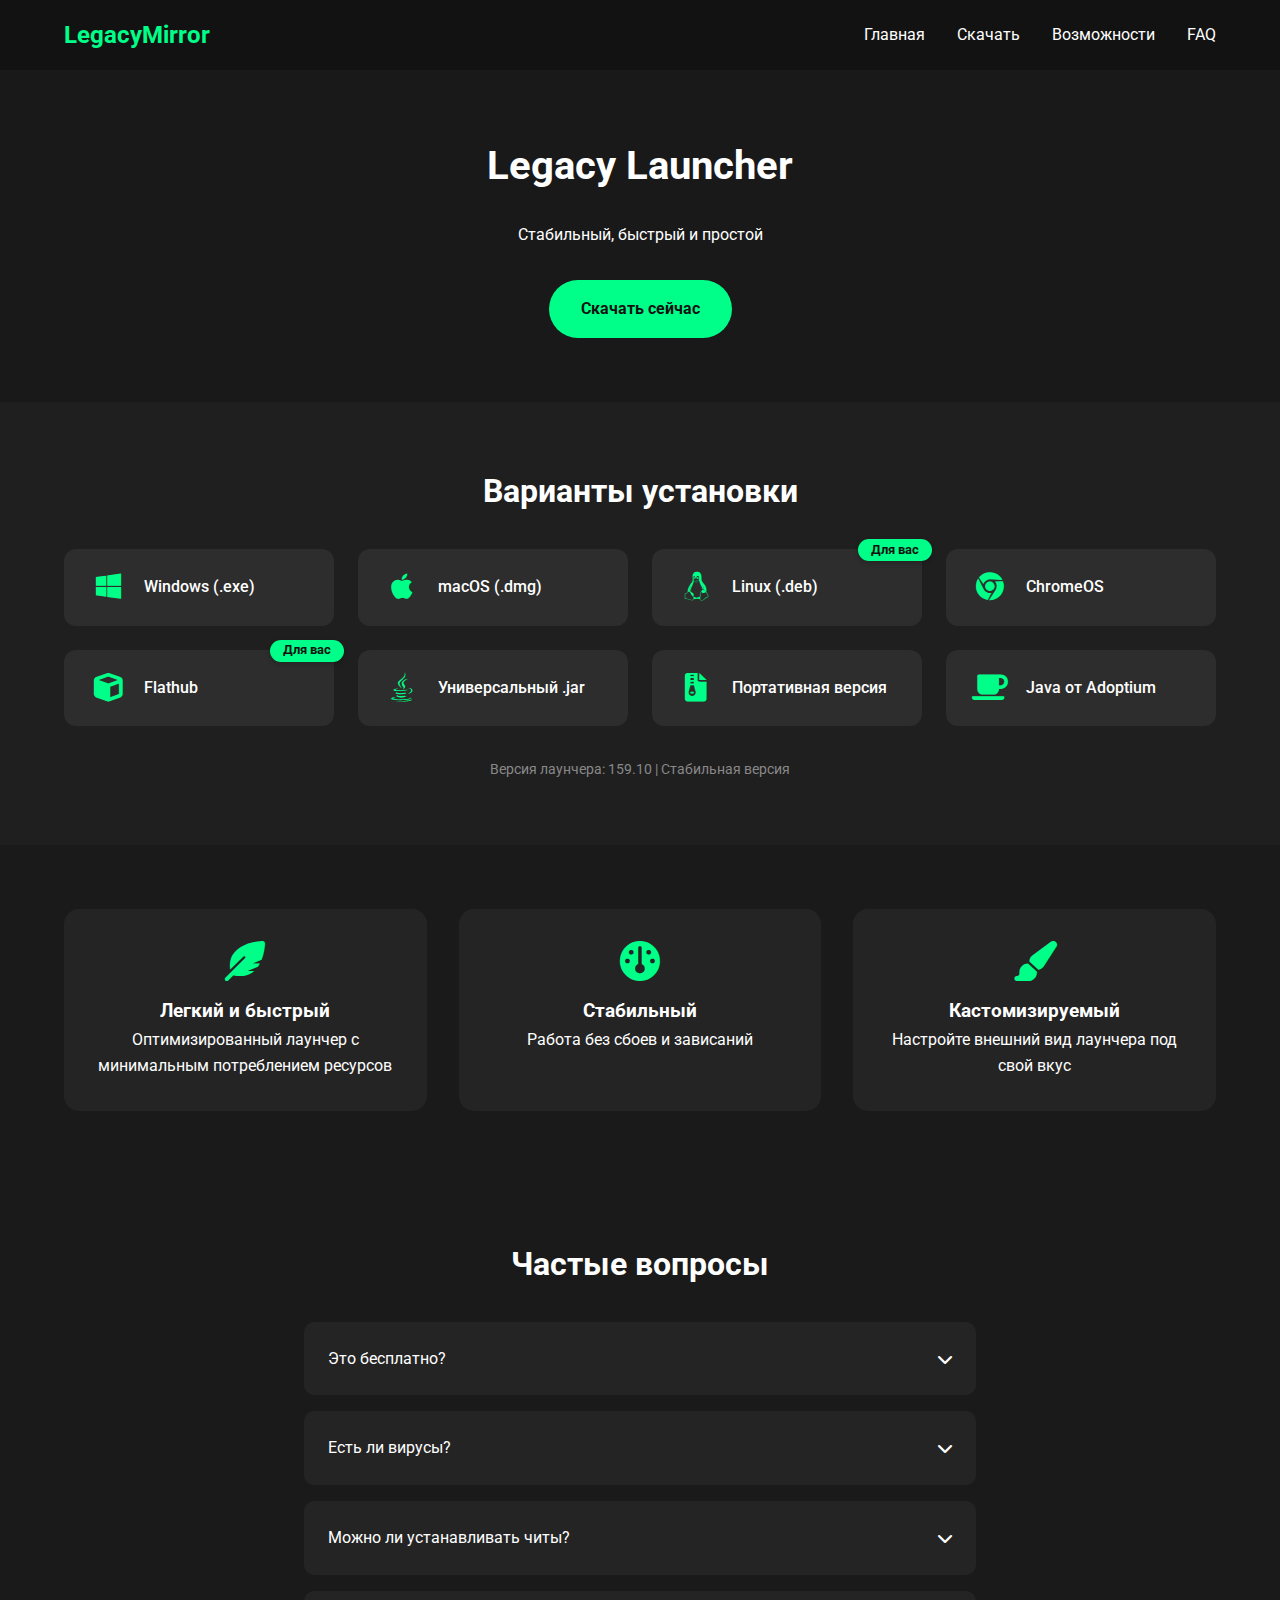
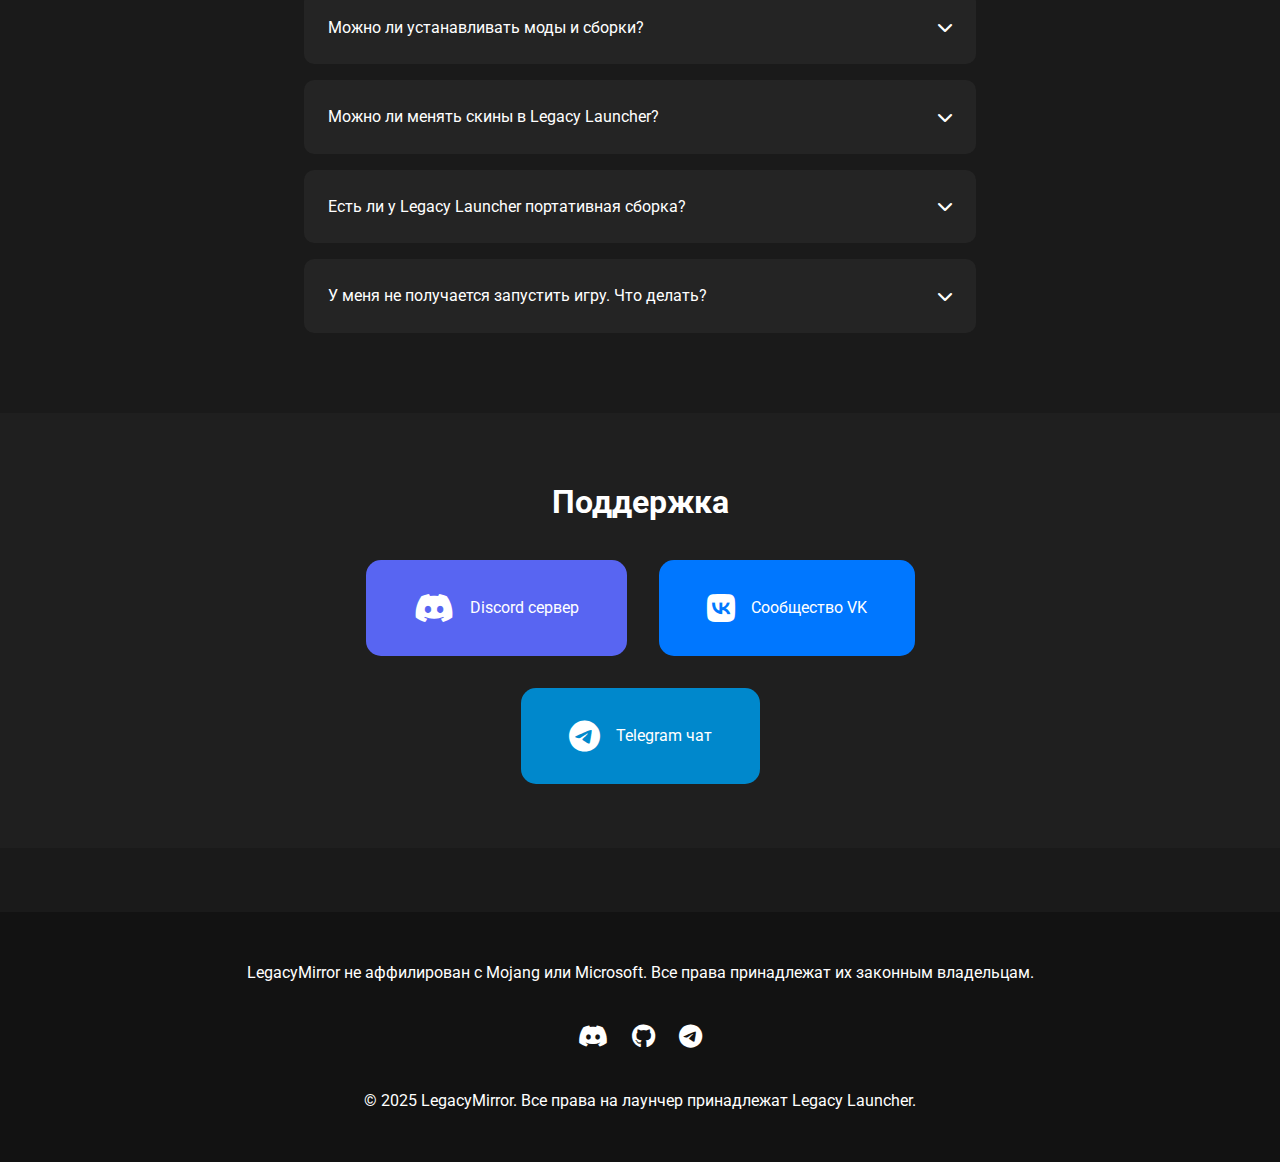
<file: index.html>
<!DOCTYPE html>
<html lang="ru">
<head>
    <meta charset="UTF-8">
    <meta name="viewport" content="width=device-width, initial-scale=1.0">
    <title>Legacy Launcher Mirror - Легендарный лаунчер Minecraft</title>
    <link href="https://fonts.googleapis.com/css2?family=Roboto:wght@400;500;700&display=swap" rel="stylesheet">
    <link rel="stylesheet" href="https://cdnjs.cloudflare.com/ajax/libs/font-awesome/6.0.0/css/all.min.css">
<meta property="og:title" content="Legacy Mirror">
<link rel="icon" type="image/x-icon" href="assets/favicon.png">
<meta property="og:description" content="Неофициальное зеркало самого быстрого и безопасного лаунчера.">
<meta property="og:type" content="article">
<meta property="og:url" content="https://bummy1337.github.io/legacylauncher">
<meta property="og:image" content="https://raw.githubusercontent.com/bUmmy1337/legacylauncher/refs/heads/main/assets/image.png">
<meta property="og:image:type" content="image/png">
<meta property="og:image:width" content="1200">
<meta property="og:image:height" content="630">
    <style>
        * {
            margin: 0;
            padding: 0;
            box-sizing: border-box;
            font-family: 'Roboto', sans-serif;
        }

        body {
            background: #1a1a1a;
            color: #ffffff;
            line-height: 1.6;
        }

        .navbar {
            background: #121212;
            padding: 1rem 5%;
            display: flex;
            justify-content: space-between;
            align-items: center;
            position: sticky;
            top: 0;
            z-index: 1000;
        }
        .your-platform {
    background: #00ff88;
    color: #121212;
    padding: 0.3rem 0.8rem;
    border-radius: 12px; /* Совпадает с радиусом кнопок */
    font-size: 0.8rem;
    font-weight: bold;
    white-space: nowrap;
    position: absolute;
    top: -10px;
    right: -10px;
    width: max-content; /* Фиксированная ширина по содержимому */
    min-width: 70px; /* Минимальная ширина плашки */
    text-align: center;
    box-shadow: 0 2px 5px rgba(0,0,0,0.2);
    line-height: 1;
    transform: none; /* Убираем лишние трансформации */
}

    .platform-btn span {
    display: inline-flex;
    align-items: center;
    gap: 0.5rem;
    position: relative;
    z-index: 2;
}
    
    .unsupported-message {
    background: #ff444433;
    border: 2px solid #ff4444;
    padding: 2rem;
    border-radius: 10px;
    text-align: center;
    margin: 2rem 0;
    color: #ff4444;
    display: flex;
    flex-direction: column;
    align-items: center;
}

.unsupported-message i {
    font-size: 2rem;
    margin-bottom: 1rem;
}
.unsupported-message h3 {
    font-size: 1.5rem;
    margin-bottom: 1rem;
    font-weight: bold;
}

.unsupported-message p {
    margin: 0;
    font-size: 1rem;
}

        .logo {
            font-size: 1.5rem;
            font-weight: 700;
            color: #00ff88;
        }

        .nav-links {
            display: flex;
            gap: 2rem;
        }

        .nav-links a {
            color: #ffffff;
            text-decoration: none;
            transition: color 0.3s;
        }

        .nav-links a:hover {
            color: #00ff88;
        }

       /* Добавляем стили в секцию .hero */
    .hero {
        position: relative;
        padding: 4rem 5%;
        text-align: center;
        overflow: hidden;
    }

    .hero::before {
        content: '';
        position: absolute;
        top: 0;
        left: 0;
        width: 100%;
        height: 100%;
        background: url('https://raw.githubusercontent.com/bUmmy1337/legacylauncher/refs/heads/main/assets/2oWRE9h.png') center/cover;
        filter: blur(8px);
        z-index: -1;
    }

    .hero::after {
        content: '';
        position: absolute;
        top: 0;
        left: 0;
        width: 100%;
        height: 100%;
        background: rgba(26, 26, 26, 0.85);
        z-index: -1;
    }

        .hero h1 {
            font-size: 2.5rem;
            margin-bottom: 1.5rem;
        }

        .download-btn {
            background: #00ff88;
            color: #121212;
            padding: 1rem 2rem;
            border-radius: 50px;
            text-decoration: none;
            font-weight: 700;
            transition: transform 0.3s;
            display: inline-block;
            margin-top: 2rem;
        }

        .download-btn:hover {
            transform: scale(1.05);
        }

        .features {
            padding: 4rem 5%;
            display: grid;
            grid-template-columns: repeat(auto-fit, minmax(300px, 1fr));
            gap: 2rem;
        }

        .feature-card {
            background: #242424;
            padding: 2rem;
            border-radius: 15px;
            text-align: center;
        }

        .feature-icon {
            font-size: 2.5rem;
            color: #00ff88;
            margin-bottom: 1rem;
        }

.faq {
    padding: 4rem 5%;
    max-width: 800px;
    margin: 0 auto;
}

.faq h2 {
    text-align: center;
    margin-bottom: 2rem;
    font-size: 2rem;
}

.faq-item {
    background: #242424;
    margin-bottom: 1rem;
    border-radius: 10px;
    overflow: hidden;
}

.faq-question {
    padding: 1.5rem;
    cursor: pointer;
    display: flex;
    justify-content: space-between;
    align-items: center;
    gap: 1rem;
}

.faq-question span {
    flex-grow: 1;
    text-align: left;
}

.faq-answer {
    padding: 0;
    max-height: 0;
    overflow: hidden;
    transition: all 0.0s ease-out;
    visibility: hidden;
    opacity: 0;
}

.faq-answer.active {
    padding: 0 1.5rem 1.5rem;
    max-height: 500px; /* Достаточно для большинства ответов */
    visibility: visible;
    opacity: 1;
}

.faq-question i {
    transition: transform 0.0s;
    flex-shrink: 0;
    margin-left: 0.5rem;
}

.faq-answer p {
    margin-bottom: 1rem;
}

.faq-answer p:last-child {
    margin-bottom: 0;
}


        footer {
            background: #121212;
            padding: 3rem 5%;
            text-align: center;
            margin-top: 4rem;
        }

        .social-links {
            margin-top: 2rem;
            display: flex;
            justify-content: center;
            gap: 1.5rem;
        }

        .social-links a {
            color: #ffffff;
            font-size: 1.5rem;
            transition: color 0.3s;
        }

        .social-links a:hover {
            color: #00ff88;
        }

        @media (max-width: 768px) {
            .nav-links {
                display: none;
            }
            
            .hero h1 {
                font-size: 2rem;
            }
        }
    </style>
</head>
<body>
    <nav class="navbar">
        <div class="logo">LegacyMirror</div>
        <div class="nav-links">
            <a href="#home">Главная</a>
            <a href="#download">Скачать</a>
            <a href="#features">Возможности</a>
            <a href="#faq">FAQ</a>
        </div>
    </nav>

    <section class="hero" id="home">
        <h1>Legacy Launcher</h1>
        <p>Стабильный, быстрый и простой</p>
        <a href="#download" class="download-btn">Скачать сейчас</a>
    </section>
<section class="download" id="download">
    <h2>Варианты установки</h2>
    <div class="download-grid">
        <a href="https://github.com/bUmmy1337/legacylauncher/releases/download/launcher/LegacyLauncher_Installer_legacy.exe" class="platform-btn" data-os="windows">
            <i class="fab fa-windows"></i>
            <span>Windows (.exe)</span>
        </a>
        <a href="https://github.com/bUmmy1337/legacylauncher/releases/download/launcher/TL_legacy.dmg" class="platform-btn" data-os="macos">
            <i class="fab fa-apple"></i>
            <span>macOS (.dmg)</span>
        </a>
        <a href="https://github.com/bUmmy1337/legacylauncher/releases/download/launcher/TL_legacy.deb" class="platform-btn" data-os="linux">
            <i class="fab fa-linux"></i>
            <span>Linux (.deb)</span>
        </a>
        <a href="https://docs.llaun.ch/faq/chromeos" class="platform-btn" data-os="chromeos">
            <i class="fab fa-chrome"></i>
            <span>ChromeOS</span>
        </a>
        <a href="https://flathub.org/apps/ch.tlaun.TL" class="platform-btn" data-os="linux">
            <i class="fas fa-cube"></i>
            <span>Flathub</span>
        </a>
        <a href="https://github.com/bUmmy1337/legacylauncher/releases/download/launcher/LegacyLauncher_legacy.jar" class="platform-btn" data-os="windows" data-os="linux">
            <i class="fab fa-java"></i>
            <span>Универсальный .jar</span>
        </a>

        <a href="https://github.com/bUmmy1337/legacylauncher/releases/download/launcher/LegacyLauncher_Portable_legacy.zip" class="platform-btn" data-os="windows">
            <i class="fas fa-file-archive"></i>
            <span>Портативная версия</span>
        </a>
        <!-- Добавить в секцию .download-grid перед портативной версией -->
<a href="https://adoptium.net/temurin/releases/" class="platform-btn" data-os="windows" data-os="macos" data-os="linux" target="_blank">
    <i class="fas fa-coffee"></i>
    <span>Java от Adoptium</span>
</a>
    </div>
    <p class="download-note">Версия лаунчера: 159.10 | Стабильная версия</p>
</section>

<style>
    .download {
        padding: 4rem 5%;
        text-align: center;
        background: #1f1f1f;
    }

    .download h2 {
        font-size: 2rem;
        margin-bottom: 2rem;
    }

    .download-grid {
        display: grid;
        grid-template-columns: repeat(auto-fit, minmax(250px, 1fr));
        gap: 1.5rem;
        max-width: 1200px;
        margin: 0 auto;
    }

    .platform-btn {
        background: #2d2d2d;
        padding: 1.5rem;
        border-radius: 12px;
        text-decoration: none;
        color: #fff;
        display: flex;
        align-items: center;
        gap: 1rem;
        transition: transform 0.3s, background 0.3s;
        position: relative;
        overflow: visible !important;
        padding-right: 2rem; /* Добавляем место для плашки */
    }

    .platform-btn:hover {
        background: #00ff8844;
        transform: translateY(-3px);
    }

    .platform-btn i {
        font-size: 1.8rem;
        width: 40px;
        color: #00ff88;
    }

    .platform-btn span {
        text-align: left;
        flex-grow: 1;
        font-weight: 500;
    }

    .download-note {
        margin-top: 2rem;
        color: #888;
        font-size: 0.9rem;
    }

    @media (max-width: 480px) {
        .download-grid {
            grid-template-columns: 1fr;
        }
        
        .platform-btn {
            padding: 1rem;
        }
    }
</style>
    <section class="features" id="features">
        <div class="feature-card">
            <i class="fas fa-feather-alt feature-icon"></i>
            <h3>Легкий и быстрый</h3>
            <p>Оптимизированный лаунчер с минимальным потреблением ресурсов</p>
        </div>
        <div class="feature-card">
            <i class="fas fa-dashboard feature-icon"></i>
            <h3>Стабильный</h3>
            <p>Работа без сбоев и зависаний</p>
        </div>
        <div class="feature-card">
            <i class="fas fa-paint-brush feature-icon"></i>
            <h3>Кастомизируемый</h3>
            <p>Настройте внешний вид лаунчера под свой вкус</p>
        </div>
    </section>

    <section class="faq" id="faq">
    <h2>Частые вопросы</h2>
    
    <div class="faq-item">
        <div class="faq-question" onclick="toggleAnswer(1)">
            <span>Это бесплатно?</span>
            <i class="fas fa-chevron-down"></i>
        </div>
        <div class="faq-answer" id="answer1">
            <p>Да, лаунчер полностью бесплатный. В нём нет и никогда не будет платных функций.</p>
        </div>
    </div>

    <div class="faq-item">
        <div class="faq-question" onclick="toggleAnswer(2)">
            <span>Есть ли вирусы?</span>
            <i class="fas fa-chevron-down"></i>
        </div>
        <div class="faq-answer" id="answer2">
            <p>Legacy Launcher полностью безопасен. Если вы скачаете лаунчер с этой страницы, мы гарантируем то, что он не будет содержать никаких вирусов.</p>
            <p>Если вы знакомы с разработкой на Java, являетесь специалистом по кибербезопасности, ну или просто хотите поиграться, для вас доступны исходники лаунчера.</p>
        </div>
    </div>

    <div class="faq-item">
        <div class="faq-question" onclick="toggleAnswer(3)">
            <span>Можно ли устанавливать читы?</span>
            <i class="fas fa-chevron-down"></i>
        </div>
        <div class="faq-answer" id="answer3">
            <p>Да, лаунчер позволяет игрокам запускать любые версии игры без ограничений.</p>
            <p>Мы не рекомендуем пользоваться читами там, где это запрещено.</p>
        </div>
    </div>

    <div class="faq-item">
        <div class="faq-question" onclick="toggleAnswer(4)">
            <span>Можно ли устанавливать моды и сборки?</span>
            <i class="fas fa-chevron-down"></i>
        </div>
        <div class="faq-answer" id="answer4">
            <p>Да, можно! Для вашего удобства в лаунчере можно выбрать версии с Forge и Fabric. Авторы также оставили возможность устанавливать их вручную.</p>
        </div>
    </div>

    <div class="faq-item">
        <div class="faq-question" onclick="toggleAnswer(5)">
            <span>Можно ли менять скины в Legacy Launcher?</span>
            <i class="fas fa-chevron-down"></i>
        </div>
        <div class="faq-answer" id="answer5">
            <p>Да, конечно! Для этого вам и вашим друзьям следует использовать бесплатный аккаунт Ely.by. Его можно добавить в лаунчере в меню аккаунтов.</p>
        </div>
    </div>

    <div class="faq-item">
        <div class="faq-question" onclick="toggleAnswer(6)">
            <span>Есть ли у Legacy Launcher портативная сборка?</span>
            <i class="fas fa-chevron-down"></i>
        </div>
        <div class="faq-answer" id="answer6">
            <p>Да, есть. Можете скачать портативную сборку здесь. Инструкции найдете внутри архива.</p>
        </div>
    </div>

    <div class="faq-item">
        <div class="faq-question" onclick="toggleAnswer(7)">
            <span>У меня не получается запустить игру. Что делать?</span>
            <i class="fas fa-chevron-down"></i>
        </div>
        <div class="faq-answer" id="answer7">
            <p>Обратитесь в бесплатную поддержку по ссылкам ниже.</p>
        </div>
    </div>
</section>
<!-- Поддержка после секции FAQ и перед футером -->
<section class="support" id="support">
    <h2>Поддержка</h2>
    <div class="support-grid">
        <a href="https://discord.gg/tl-russkoiazychnyi-filial-177087343511994368" class="support-card discord">
            <i class="fab fa-discord"></i>
            <span>Discord сервер</span>
        </a>
        <a href="https://vk.com/legacylauncher" class="support-card vk">
            <i class="fab fa-vk"></i>
            <span>Сообщество VK</span>
        </a>
        <a href="https://t.me/tl_chat_ru/687311" class="support-card telegram">
    <i class="fab fa-telegram"></i>
    <span>Telegram чат</span>
</a>
    </div>
</section>

<style>
    .support {
        padding: 4rem 5%;
        text-align: center;
        background: #1f1f1f;
    }

    .support h2 {
        font-size: 2rem;
        margin-bottom: 2rem;
    }

    .support-grid {
        display: flex;
        justify-content: center;
        gap: 2rem;
        flex-wrap: wrap;
        max-width: 800px;
        margin: 0 auto;
    }

    .support-card {
        padding: 2rem 3rem;
        border-radius: 15px;
        text-decoration: none;
        color: white;
        display: flex;
        align-items: center;
        gap: 1rem;
        transition: transform 0.3s;
    }

    .support-card i {
        font-size: 2rem;
    }

    .support-card.discord {
        background: #5865F2;
    }

    .support-card.vk {
        background: #0077FF;
    }
    
    .support-card.telegram {
    background: #0088CC;
    }

    .support-card:hover {
        transform: translateY(-5px);
    }

    @media (max-width: 480px) {
        .support-card {
            width: 100%;
            justify-content: center;
        }
    }

</style>
    <footer>
        <p>LegacyMirror не аффилирован с Mojang или Microsoft. Все права принадлежат их законным владельцам.</p>
        <div class="social-links">
            <a href="https://discord.gg/tl-russkoiazychnyi-filial-177087343511994368"><i class="fab fa-discord"></i></a>
            <a href="https://github.com/bUmmy1337/legacylauncher/tree/main"><i class="fab fa-github"></i></a>
            <a href="https://t.me/tl_chat_ru/"><i class="fab fa-telegram"></i></a>
        </div>
        <p style="margin-top: 2rem;">© 2025 LegacyMirror. Все права на лаунчер принадлежат Legacy Launcher.</p>
    </footer>
<script>
function toggleAnswer(id) {
    const answer = document.getElementById(`answer${id}`);
    const icon = answer.previousElementSibling.querySelector('i');
    answer.classList.toggle('active');
    icon.classList.toggle('fa-chevron-up');
}
</script>
    <script>
    document.querySelectorAll('a[href^="#"]').forEach(anchor => {
        anchor.addEventListener('click', function (e) {
            e.preventDefault();
            const target = document.querySelector(this.getAttribute('href'));
            if (target) {
                target.scrollIntoView({
                    behavior: 'smooth',
                    block: 'center' // Прокрутка до центра элемента
                });
            }
        });
    });
</script>
<script>

    function detectOS() {
        const userAgent = navigator.userAgent;
        if (userAgent.includes('Windows')) return 'windows';
        if (userAgent.includes('Mac OS')) return 'macos';
        if (userAgent.includes('Linux')) return 'linux';
        if (userAgent.includes('CrOS')) return 'chromeos';
        return 'unknown';
    }


    function markPlatform() {
    const os = detectOS();
    const platformButtons = document.querySelectorAll('.platform-btn');
    
    platformButtons.forEach(btn => {
        const supportedOS = btn.getAttribute('data-os') || '';
        if (supportedOS.includes(os)) {
            const label = document.createElement('div'); // Меняем span на div
            label.className = 'your-platform';
            label.textContent = 'Для вас';
            btn.prepend(label); // Вставляем в начало кнопки
        }
    });
}


    window.addEventListener('DOMContentLoaded', markPlatform);
</script> 
<script>
    function isMobile() {
        return /Android|webOS|iPhone|iPad|iPod|BlackBerry|IEMobile|Opera Mini/i.test(navigator.userAgent);
    }

    function handleMobile() {
        // Добавить сообщение в секцию загрузок
        const downloadSection = document.getElementById('download');
        if(downloadSection && !document.getElementById('unsupported-msg')) {
            const msg = document.createElement('div');
            msg.id = 'unsupported-msg';
            msg.className = 'unsupported-message';
            msg.innerHTML = `
                <i class="fas fa-exclamation-triangle" style="font-size: 2rem; margin-bottom: 1rem;"></i>
                <h3>Ваше устройство не поддерживается</h3>
                <p>Legacy Launcher и другие лаунчеры для «Minecraft: Java Edition» работают только на компьютерах под управлением Windows, Linux или macOS.</p>
            `;
            downloadSection.prepend(msg);
        }
    }

    // Автоматическая проверка при загрузке
    if(isMobile()) {
        handleMobile();
    }
</script>
</body>
</html>
</file>
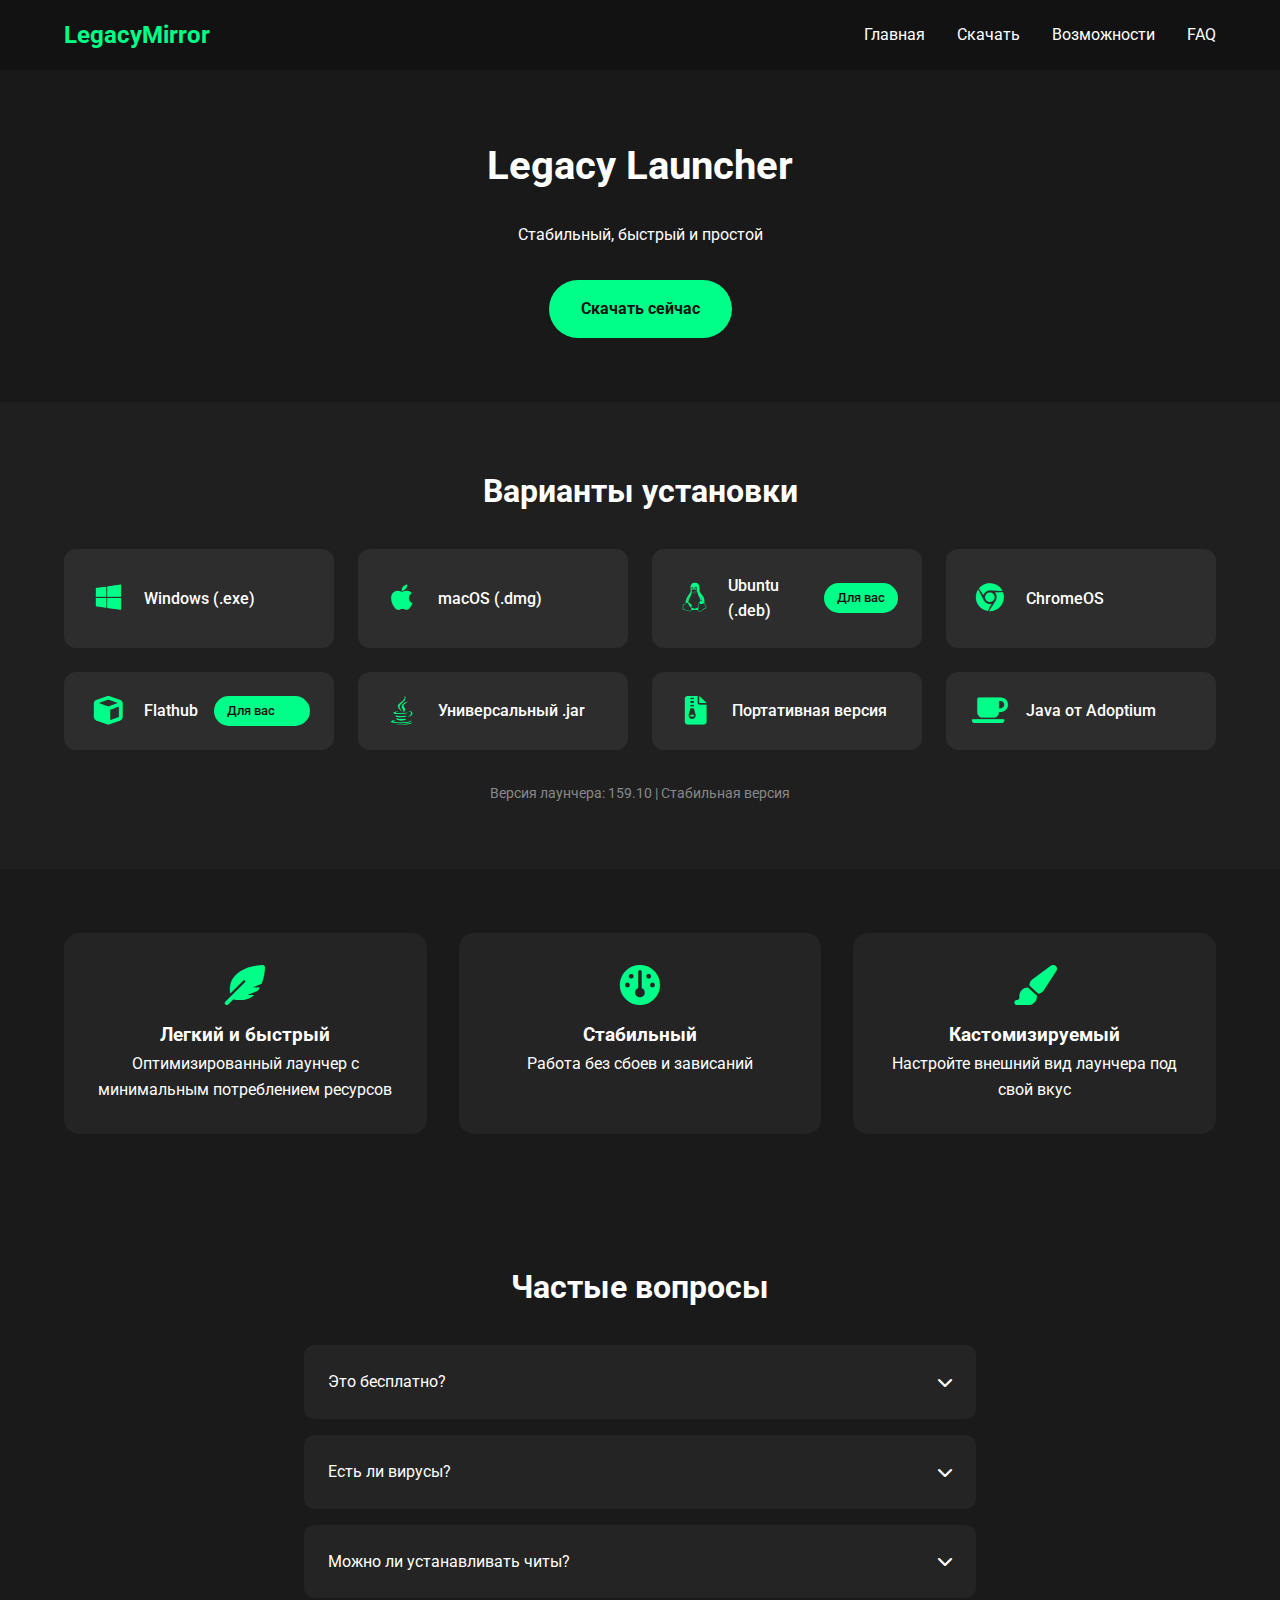
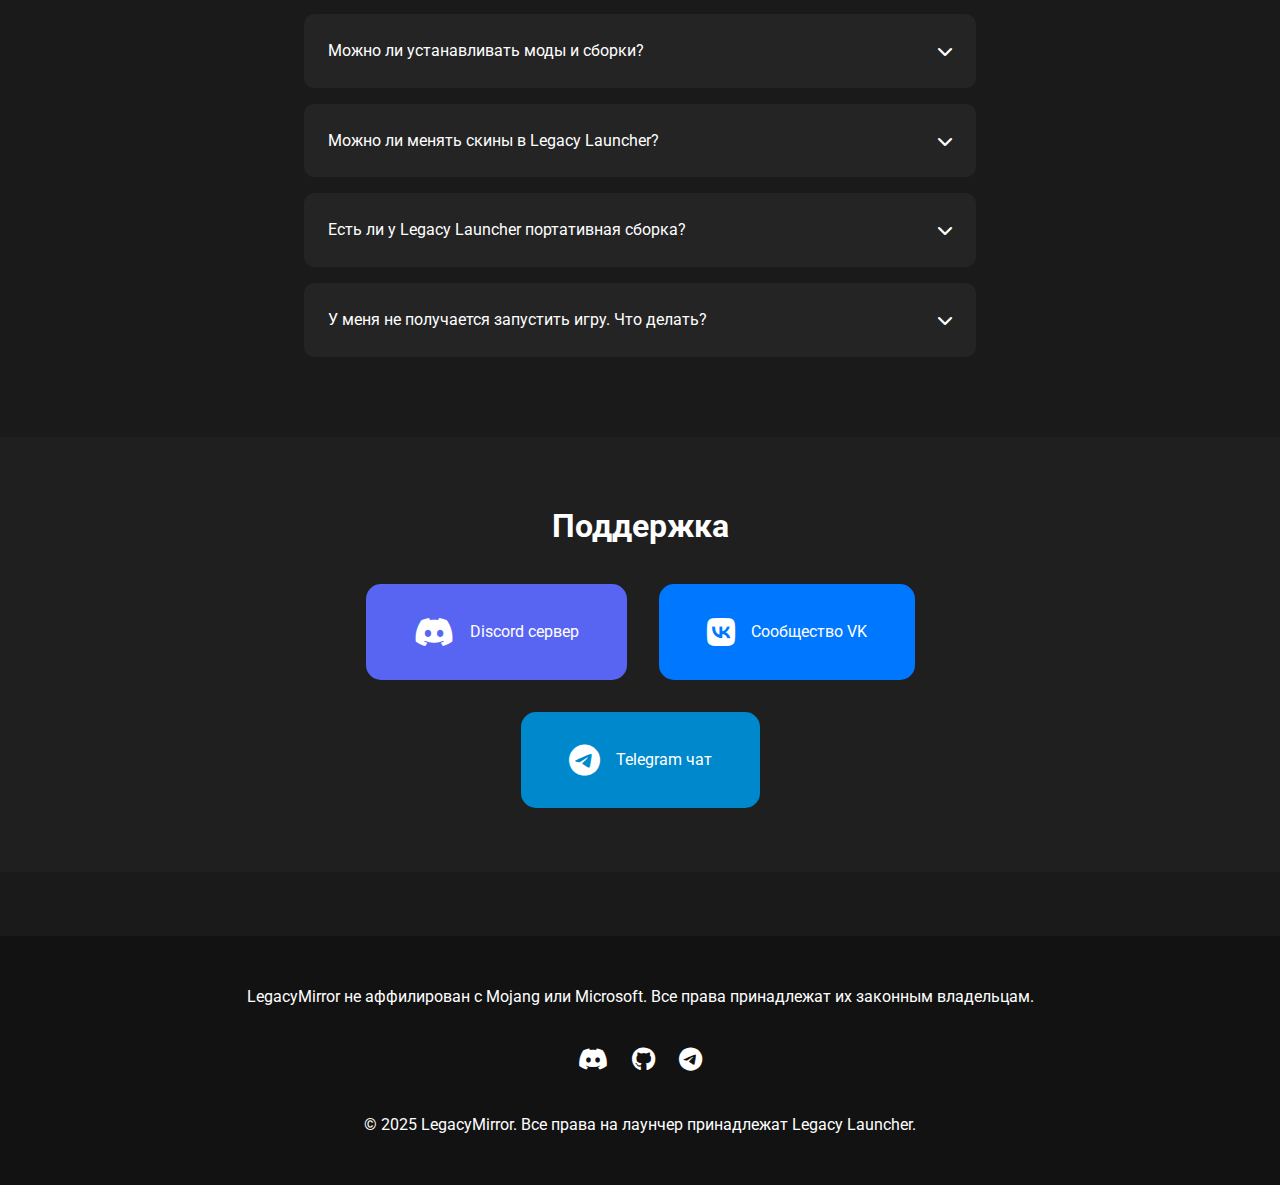
<file: testing/index.html>
<!DOCTYPE html>
<html lang="ru">
<head>
    <meta charset="UTF-8">
    <meta name="viewport" content="width=device-width, initial-scale=1.0">
    <title>Legacy Launcher Mirror - Легендарный лаунчер Minecraft</title>
    <link href="https://fonts.googleapis.com/css2?family=Roboto:wght@400;500;700&display=swap" rel="stylesheet">
    <link rel="stylesheet" href="https://cdnjs.cloudflare.com/ajax/libs/font-awesome/6.0.0/css/all.min.css">
<meta property="og:title" content="Legacy Mirror">
<meta property="og:description" content="Неофициальное зеркало самого быстрого и безопасного лаунчера.">
<meta property="og:type" content="article">
<meta property="og:url" content="https://bummy1337.github.io/legacylauncher">
<meta property="og:image" content="https://raw.githubusercontent.com/bUmmy1337/legacylauncher/refs/heads/main/assets/image.png">
<meta property="og:image:type" content="image/png">
<meta property="og:image:width" content="1200">
<meta property="og:image:height" content="630">
    <style>
        * {
            margin: 0;
            padding: 0;
            box-sizing: border-box;
            font-family: 'Roboto', sans-serif;
        }

        body {
            background: #1a1a1a;
            color: #ffffff;
            line-height: 1.6;
        }

        .navbar {
            background: #121212;
            padding: 1rem 5%;
            display: flex;
            justify-content: space-between;
            align-items: center;
            position: sticky;
            top: 0;
            z-index: 1000;
        }
        .your-platform {
        background: #00ff88;
        color: #121212;
        padding: 0.3rem 0.8rem;
        border-radius: 15px;
        font-size: 0.8rem;
        margin-left: 0.5rem;
        font-weight: bold;
        display: inline-block;
        white-space: nowrap; /* Добавлено */
        vertical-align: middle; /* Добавлено */
    }

    .platform-btn span {
        display: inline-flex; /* Изменено с text-align: left */
        align-items: center;
        gap: 0.5rem;
    }

        .logo {
            font-size: 1.5rem;
            font-weight: 700;
            color: #00ff88;
        }

        .nav-links {
            display: flex;
            gap: 2rem;
        }

        .nav-links a {
            color: #ffffff;
            text-decoration: none;
            transition: color 0.3s;
        }

        .nav-links a:hover {
            color: #00ff88;
        }

       /* Добавляем стили в секцию .hero */
    .hero {
        position: relative;
        padding: 4rem 5%;
        text-align: center;
        overflow: hidden;
    }

    .hero::before {
        content: '';
        position: absolute;
        top: 0;
        left: 0;
        width: 100%;
        height: 100%;
        background: url('https://raw.githubusercontent.com/bUmmy1337/legacylauncher/refs/heads/main/assets/2oWRE9h.png') center/cover;
        filter: blur(8px);
        z-index: -1;
    }

    .hero::after {
        content: '';
        position: absolute;
        top: 0;
        left: 0;
        width: 100%;
        height: 100%;
        background: rgba(26, 26, 26, 0.85);
        z-index: -1;
    }

        .hero h1 {
            font-size: 2.5rem;
            margin-bottom: 1.5rem;
        }

        .download-btn {
            background: #00ff88;
            color: #121212;
            padding: 1rem 2rem;
            border-radius: 50px;
            text-decoration: none;
            font-weight: 700;
            transition: transform 0.3s;
            display: inline-block;
            margin-top: 2rem;
        }

        .download-btn:hover {
            transform: scale(1.05);
        }

        .features {
            padding: 4rem 5%;
            display: grid;
            grid-template-columns: repeat(auto-fit, minmax(300px, 1fr));
            gap: 2rem;
        }

        .feature-card {
            background: #242424;
            padding: 2rem;
            border-radius: 15px;
            text-align: center;
        }

        .feature-icon {
            font-size: 2.5rem;
            color: #00ff88;
            margin-bottom: 1rem;
        }

.faq {
    padding: 4rem 5%;
    max-width: 800px;
    margin: 0 auto;
}

.faq h2 {
    text-align: center;
    margin-bottom: 2rem;
    font-size: 2rem;
}

.faq-item {
    background: #242424;
    margin-bottom: 1rem;
    border-radius: 10px;
    overflow: hidden;
}

.faq-question {
    padding: 1.5rem;
    cursor: pointer;
    display: flex;
    justify-content: space-between;
    align-items: center;
    gap: 1rem;
}

.faq-question span {
    flex-grow: 1;
    text-align: left;
}

.faq-answer {
    padding: 0;
    max-height: 0;
    overflow: hidden;
    transition: all 0.0s ease-out;
    visibility: hidden;
    opacity: 0;
}

.faq-answer.active {
    padding: 0 1.5rem 1.5rem;
    max-height: 500px; /* Достаточно для большинства ответов */
    visibility: visible;
    opacity: 1;
}

.faq-question i {
    transition: transform 0.0s;
    flex-shrink: 0;
    margin-left: 0.5rem;
}

.faq-answer p {
    margin-bottom: 1rem;
}

.faq-answer p:last-child {
    margin-bottom: 0;
}


        footer {
            background: #121212;
            padding: 3rem 5%;
            text-align: center;
            margin-top: 4rem;
        }

        .social-links {
            margin-top: 2rem;
            display: flex;
            justify-content: center;
            gap: 1.5rem;
        }

        .social-links a {
            color: #ffffff;
            font-size: 1.5rem;
            transition: color 0.3s;
        }

        .social-links a:hover {
            color: #00ff88;
        }

        @media (max-width: 768px) {
            .nav-links {
                display: none;
            }
            
            .hero h1 {
                font-size: 2rem;
            }
        }
    </style>
</head>
<body>
    <nav class="navbar">
        <div class="logo">LegacyMirror</div>
        <div class="nav-links">
            <a href="#home">Главная</a>
            <a href="#download">Скачать</a>
            <a href="#features">Возможности</a>
            <a href="#faq">FAQ</a>
        </div>
    </nav>

    <section class="hero" id="home">
        <h1>Legacy Launcher</h1>
        <p>Стабильный, быстрый и простой</p>
        <a href="#download" class="download-btn">Скачать сейчас</a>
    </section>
<section class="download" id="download">
    <h2>Варианты установки</h2>
    <div class="download-grid">
        <a href="https://github.com/bUmmy1337/legacylauncher/releases/download/launcher/LegacyLauncher_Installer_legacy.exe" class="platform-btn" data-os="windows">
            <i class="fab fa-windows"></i>
            <span>Windows (.exe)</span>
        </a>
        <a href="https://github.com/bUmmy1337/legacylauncher/releases/download/launcher/TL_legacy.dmg" class="platform-btn" data-os="macos">
            <i class="fab fa-apple"></i>
            <span>macOS (.dmg)</span>
        </a>
        <a href="https://github.com/bUmmy1337/legacylauncher/releases/download/launcher/TL_legacy.deb" class="platform-btn" data-os="linux">
            <i class="fab fa-linux"></i>
            <span>Ubuntu (.deb)</span>
        </a>
        <a href="https://docs.llaun.ch/faq/chromeos" class="platform-btn" data-os="chromeos">
            <i class="fab fa-chrome"></i>
            <span>ChromeOS</span>
        </a>
        <a href="https://flathub.org/apps/ch.tlaun.TL" class="platform-btn" data-os="linux">
            <i class="fas fa-cube"></i>
            <span>Flathub</span>
        </a>
        <a href="https://github.com/bUmmy1337/legacylauncher/releases/download/launcher/LegacyLauncher_legacy.jar" class="platform-btn" data-os="windows" data-os="linux">
            <i class="fab fa-java"></i>
            <span>Универсальный .jar</span>
        </a>

        <a href="https://github.com/bUmmy1337/legacylauncher/releases/download/launcher/LegacyLauncher_Portable_legacy.zip" class="platform-btn" data-os="windows">
            <i class="fas fa-file-archive"></i>
            <span>Портативная версия</span>
        </a>
        <!-- Добавить в секцию .download-grid перед портативной версией -->
<a href="https://adoptium.net/temurin/releases/" class="platform-btn" data-os="windows" data-os="linux" data-os="macos" target="_blank">
    <i class="fas fa-coffee"></i>
    <span>Java от Adoptium</span>
</a>
    </div>
    <p class="download-note">Версия лаунчера: 159.10 | Стабильная версия</p>
</section>

<style>
    .download {
        padding: 4rem 5%;
        text-align: center;
        background: #1f1f1f;
    }

    .download h2 {
        font-size: 2rem;
        margin-bottom: 2rem;
    }

    .download-grid {
        display: grid;
        grid-template-columns: repeat(auto-fit, minmax(250px, 1fr));
        gap: 1.5rem;
        max-width: 1200px;
        margin: 0 auto;
    }

    .platform-btn {
        background: #2d2d2d;
        padding: 1.5rem;
        border-radius: 12px;
        text-decoration: none;
        color: #fff;
        display: flex;
        align-items: center;
        gap: 1rem;
        transition: transform 0.3s, background 0.3s;
    }

    .platform-btn:hover {
        background: #00ff8844;
        transform: translateY(-3px);
    }

    .platform-btn i {
        font-size: 1.8rem;
        width: 40px;
        color: #00ff88;
    }

    .platform-btn span {
        text-align: left;
        flex-grow: 1;
        font-weight: 500;
    }

    .download-note {
        margin-top: 2rem;
        color: #888;
        font-size: 0.9rem;
    }

    @media (max-width: 480px) {
        .download-grid {
            grid-template-columns: 1fr;
        }
        
        .platform-btn {
            padding: 1rem;
        }
    }
</style>
    <section class="features" id="features">
        <div class="feature-card">
            <i class="fas fa-feather-alt feature-icon"></i>
            <h3>Легкий и быстрый</h3>
            <p>Оптимизированный лаунчер с минимальным потреблением ресурсов</p>
        </div>
        <div class="feature-card">
            <i class="fas fa-dashboard feature-icon"></i>
            <h3>Стабильный</h3>
            <p>Работа без сбоев и зависаний</p>
        </div>
        <div class="feature-card">
            <i class="fas fa-paint-brush feature-icon"></i>
            <h3>Кастомизируемый</h3>
            <p>Настройте внешний вид лаунчера под свой вкус</p>
        </div>
    </section>

    <section class="faq" id="faq">
    <h2>Частые вопросы</h2>
    
    <div class="faq-item">
        <div class="faq-question" onclick="toggleAnswer(1)">
            <span>Это бесплатно?</span>
            <i class="fas fa-chevron-down"></i>
        </div>
        <div class="faq-answer" id="answer1">
            <p>Да, лаунчер полностью бесплатный. В нём нет и никогда не будет платных функций.</p>
        </div>
    </div>

    <div class="faq-item">
        <div class="faq-question" onclick="toggleAnswer(2)">
            <span>Есть ли вирусы?</span>
            <i class="fas fa-chevron-down"></i>
        </div>
        <div class="faq-answer" id="answer2">
            <p>Legacy Launcher полностью безопасен. Если вы скачаете лаунчер с этой страницы, мы гарантируем то, что он не будет содержать никаких вирусов.</p>
            <p>Если вы знакомы с разработкой на Java, являетесь специалистом по кибербезопасности, ну или просто хотите поиграться, для вас доступны исходники лаунчера.</p>
        </div>
    </div>

    <div class="faq-item">
        <div class="faq-question" onclick="toggleAnswer(3)">
            <span>Можно ли устанавливать читы?</span>
            <i class="fas fa-chevron-down"></i>
        </div>
        <div class="faq-answer" id="answer3">
            <p>Да, лаунчер позволяет игрокам запускать любые версии игры без ограничений.</p>
            <p>Мы не рекомендуем пользоваться читами там, где это запрещено.</p>
        </div>
    </div>

    <div class="faq-item">
        <div class="faq-question" onclick="toggleAnswer(4)">
            <span>Можно ли устанавливать моды и сборки?</span>
            <i class="fas fa-chevron-down"></i>
        </div>
        <div class="faq-answer" id="answer4">
            <p>Да, можно! Для вашего удобства в лаунчере можно выбрать версии с Forge и Fabric. Авторы также оставили возможность устанавливать их вручную.</p>
        </div>
    </div>

    <div class="faq-item">
        <div class="faq-question" onclick="toggleAnswer(5)">
            <span>Можно ли менять скины в Legacy Launcher?</span>
            <i class="fas fa-chevron-down"></i>
        </div>
        <div class="faq-answer" id="answer5">
            <p>Да, конечно! Для этого вам и вашим друзьям следует использовать бесплатный аккаунт Ely.by. Его можно добавить в лаунчере в меню аккаунтов.</p>
        </div>
    </div>

    <div class="faq-item">
        <div class="faq-question" onclick="toggleAnswer(6)">
            <span>Есть ли у Legacy Launcher портативная сборка?</span>
            <i class="fas fa-chevron-down"></i>
        </div>
        <div class="faq-answer" id="answer6">
            <p>Да, есть. Можете скачать портативную сборку здесь. Инструкции найдете внутри архива.</p>
        </div>
    </div>

    <div class="faq-item">
        <div class="faq-question" onclick="toggleAnswer(7)">
            <span>У меня не получается запустить игру. Что делать?</span>
            <i class="fas fa-chevron-down"></i>
        </div>
        <div class="faq-answer" id="answer7">
            <p>Обратитесь в бесплатную поддержку по ссылкам ниже.</p>
        </div>
    </div>
</section>
<!-- Поддержка после секции FAQ и перед футером -->
<section class="support" id="support">
    <h2>Поддержка</h2>
    <div class="support-grid">
        <a href="https://discord.gg/tl-russkoiazychnyi-filial-177087343511994368" class="support-card discord">
            <i class="fab fa-discord"></i>
            <span>Discord сервер</span>
        </a>
        <a href="https://vk.com/legacylauncher" class="support-card vk">
            <i class="fab fa-vk"></i>
            <span>Сообщество VK</span>
        </a>
        <a href="https://t.me/tl_chat_ru/687311" class="support-card telegram">
    <i class="fab fa-telegram"></i>
    <span>Telegram чат</span>
</a>
    </div>
</section>

<style>
    .support {
        padding: 4rem 5%;
        text-align: center;
        background: #1f1f1f;
    }

    .support h2 {
        font-size: 2rem;
        margin-bottom: 2rem;
    }

    .support-grid {
        display: flex;
        justify-content: center;
        gap: 2rem;
        flex-wrap: wrap;
        max-width: 800px;
        margin: 0 auto;
    }

    .support-card {
        padding: 2rem 3rem;
        border-radius: 15px;
        text-decoration: none;
        color: white;
        display: flex;
        align-items: center;
        gap: 1rem;
        transition: transform 0.3s;
    }

    .support-card i {
        font-size: 2rem;
    }

    .support-card.discord {
        background: #5865F2;
    }

    .support-card.vk {
        background: #0077FF;
    }
    
    .support-card.telegram {
    background: #0088CC;
    }

    .support-card:hover {
        transform: translateY(-5px);
    }

    @media (max-width: 480px) {
        .support-card {
            width: 100%;
            justify-content: center;
        }
    }

</style>
    <footer>
        <p>LegacyMirror не аффилирован с Mojang или Microsoft. Все права принадлежат их законным владельцам.</p>
        <div class="social-links">
            <a href="https://discord.gg/tl-russkoiazychnyi-filial-177087343511994368"><i class="fab fa-discord"></i></a>
            <a href="https://github.com/bUmmy1337/legacylauncher/tree/main"><i class="fab fa-github"></i></a>
            <a href="https://t.me/tl_chat_ru/"><i class="fab fa-telegram"></i></a>
        </div>
        <p style="margin-top: 2rem;">© 2025 LegacyMirror. Все права на лаунчер принадлежат Legacy Launcher.</p>
    </footer>
<script>
function toggleAnswer(id) {
    const answer = document.getElementById(`answer${id}`);
    const icon = answer.previousElementSibling.querySelector('i');
    answer.classList.toggle('active');
    icon.classList.toggle('fa-chevron-up');
}
</script>
    <script>
    document.querySelectorAll('a[href^="#"]').forEach(anchor => {
            anchor.addEventListener('click', function (e) {
                e.preventDefault();
                document.querySelector(this.getAttribute('href')).scrollIntoView({
                    behavior: 'smooth'
                });
            });
        });
    </script>
<script>

    function detectOS() {
        const userAgent = navigator.userAgent;
        if (userAgent.includes('Windows')) return 'windows';
        if (userAgent.includes('Mac OS')) return 'macos';
        if (userAgent.includes('Linux')) return 'linux';
        if (userAgent.includes('CrOS')) return 'chromeos';
        return 'unknown';
    }


    function markPlatform() {
        const os = detectOS();
        const platformButtons = document.querySelectorAll('.platform-btn');
        
        platformButtons.forEach(btn => {
            const supportedOS = btn.getAttribute('data-os') || '';
            if (supportedOS.includes(os)) {
                const label = document.createElement('span');
                label.className = 'your-platform';
                label.textContent = 'Для вас';
                btn.querySelector('span').appendChild(label);
            }
        });
    }


    window.addEventListener('DOMContentLoaded', markPlatform);
</script> 
</body>
</html>
</file>
